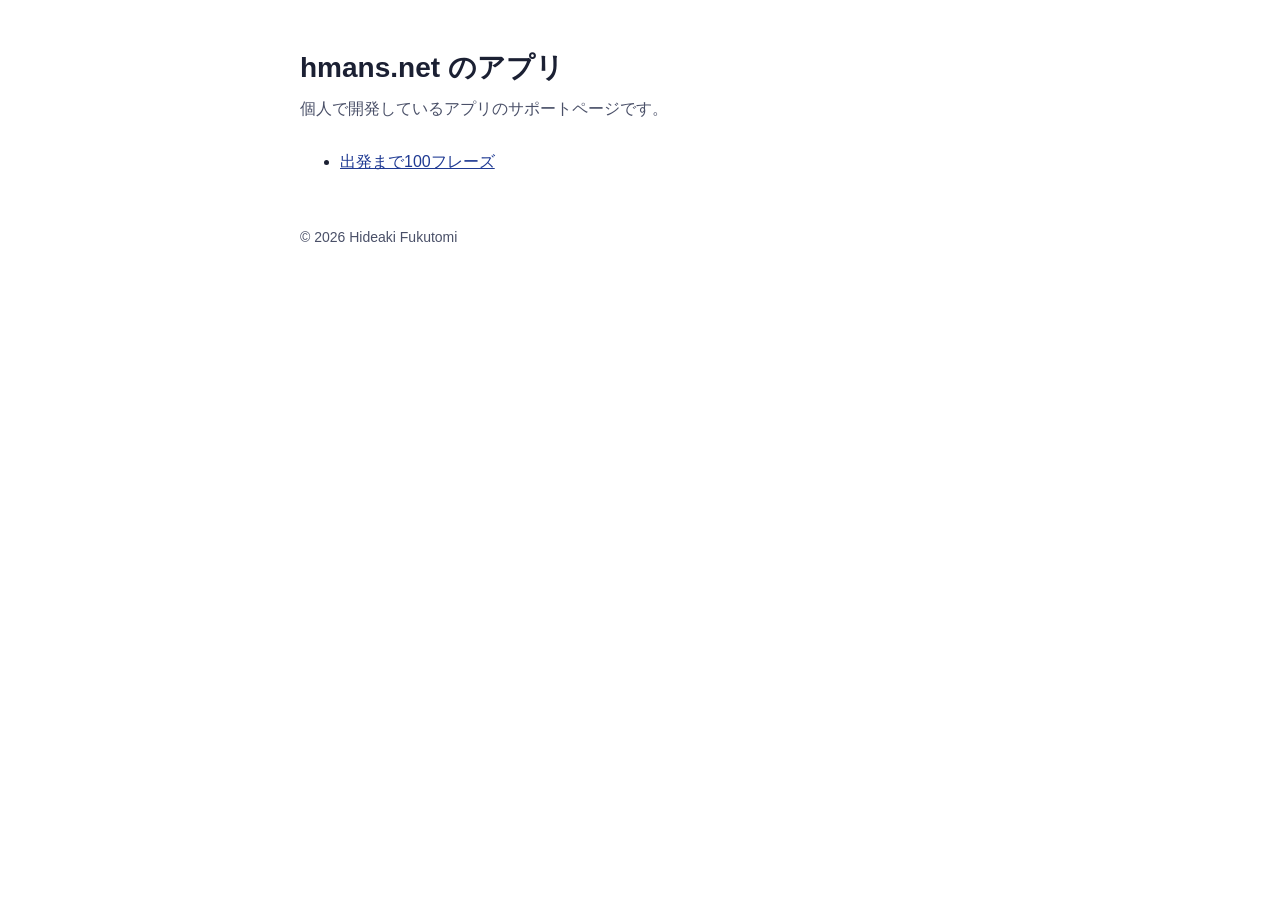
<file: index.html>
<!doctype html>
<html lang="ja">
<head>
<meta charset="utf-8">
<meta name="viewport" content="width=device-width, initial-scale=1">
<title>hmans.net のアプリ</title>
<link rel="stylesheet" href="style.css">
</head>
<body>
<main>
  <h1>hmans.net のアプリ</h1>
  <p class="lead">個人で開発しているアプリのサポートページです。</p>
  <ul>
    <li><a href="shuppatsu100/">出発まで100フレーズ</a></li>
  </ul>
  <footer>© 2026 Hideaki Fukutomi</footer>
</main>
</body>
</html>
</file>
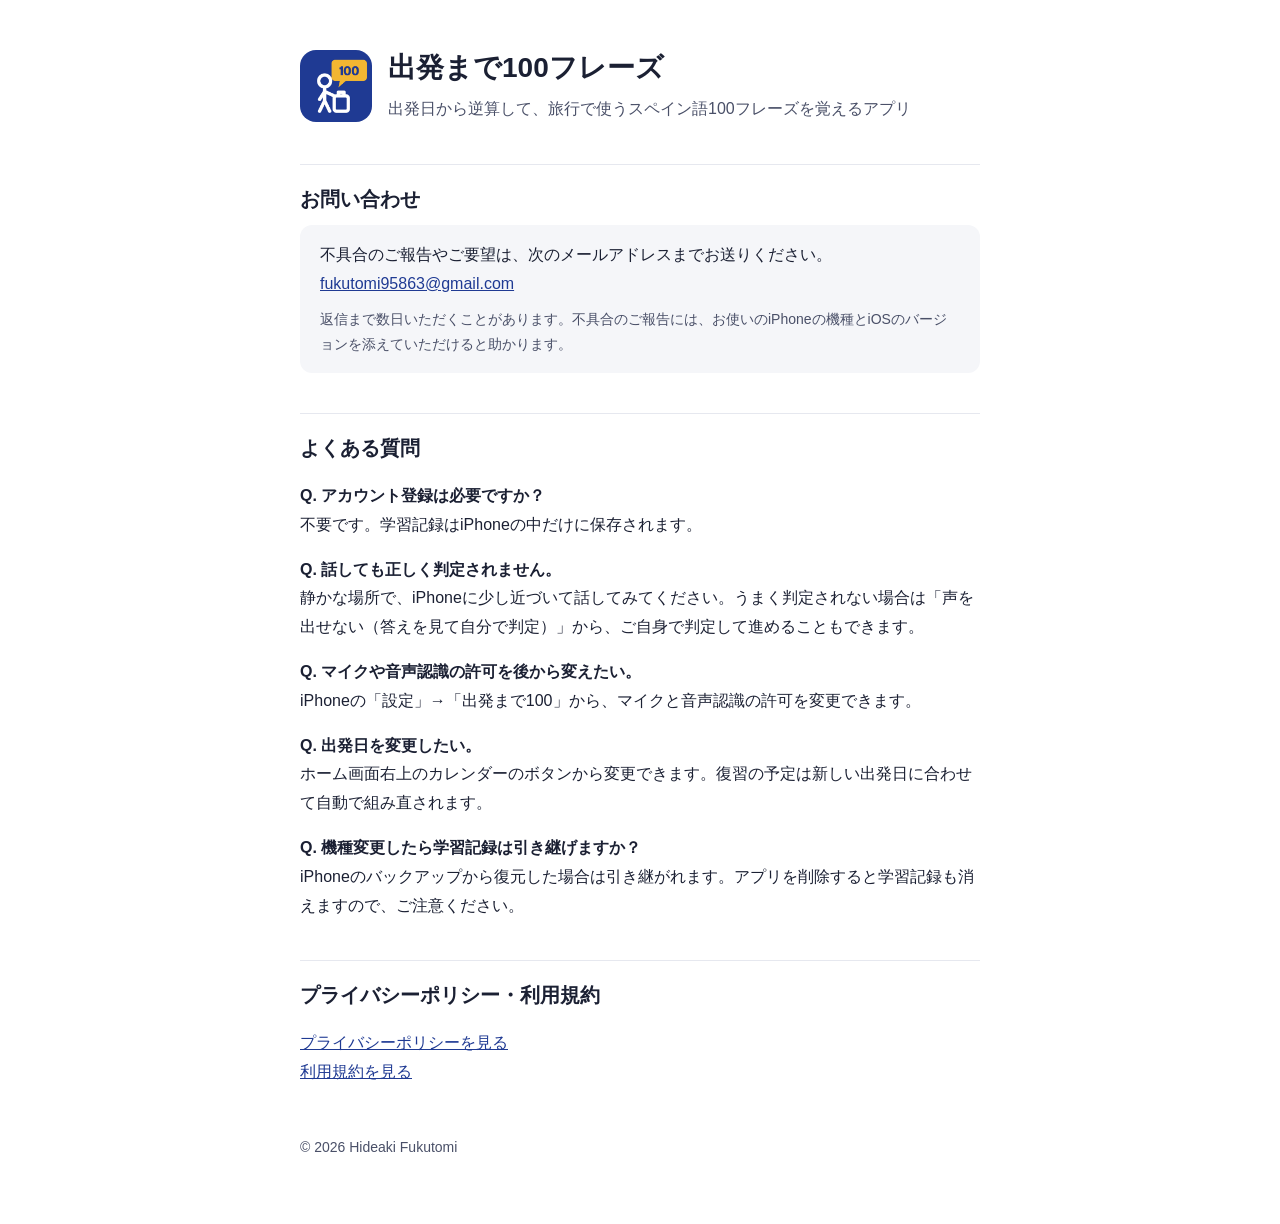
<file: shuppatsu100/index.html>
<!doctype html>
<html lang="ja">
<head>
<meta charset="utf-8">
<meta name="viewport" content="width=device-width, initial-scale=1">
<title>出発まで100フレーズ サポート</title>
<link rel="stylesheet" href="../style.css">
</head>
<body>
<main>
  <div class="app">
    <img src="icon.png" alt="出発まで100フレーズのアイコン">
    <div>
      <h1>出発まで100フレーズ</h1>
      <p class="lead" style="margin:0">出発日から逆算して、旅行で使うスペイン語100フレーズを覚えるアプリ</p>
    </div>
  </div>

  <h2>お問い合わせ</h2>
  <div class="box">
    <p style="margin:0">不具合のご報告やご要望は、次のメールアドレスまでお送りください。<br>
    <a href="mailto:fukutomi95863@gmail.com">fukutomi95863@gmail.com</a></p>
    <p style="margin:8px 0 0;color:var(--muted);font-size:14px">返信まで数日いただくことがあります。不具合のご報告には、お使いのiPhoneの機種とiOSのバージョンを添えていただけると助かります。</p>
  </div>

  <h2>よくある質問</h2>
  <p><strong>Q. アカウント登録は必要ですか？</strong><br>不要です。学習記録はiPhoneの中だけに保存されます。</p>
  <p><strong>Q. 話しても正しく判定されません。</strong><br>静かな場所で、iPhoneに少し近づいて話してみてください。うまく判定されない場合は「声を出せない（答えを見て自分で判定）」から、ご自身で判定して進めることもできます。</p>
  <p><strong>Q. マイクや音声認識の許可を後から変えたい。</strong><br>iPhoneの「設定」→「出発まで100」から、マイクと音声認識の許可を変更できます。</p>
  <p><strong>Q. 出発日を変更したい。</strong><br>ホーム画面右上のカレンダーのボタンから変更できます。復習の予定は新しい出発日に合わせて自動で組み直されます。</p>
  <p><strong>Q. 機種変更したら学習記録は引き継げますか？</strong><br>iPhoneのバックアップから復元した場合は引き継がれます。アプリを削除すると学習記録も消えますので、ご注意ください。</p>

  <h2>プライバシーポリシー・利用規約</h2>
  <p><a href="privacy.html">プライバシーポリシーを見る</a><br><a href="terms.html">利用規約を見る</a></p>

  <footer>© 2026 Hideaki Fukutomi</footer>
</main>
</body>
</html>
</file>
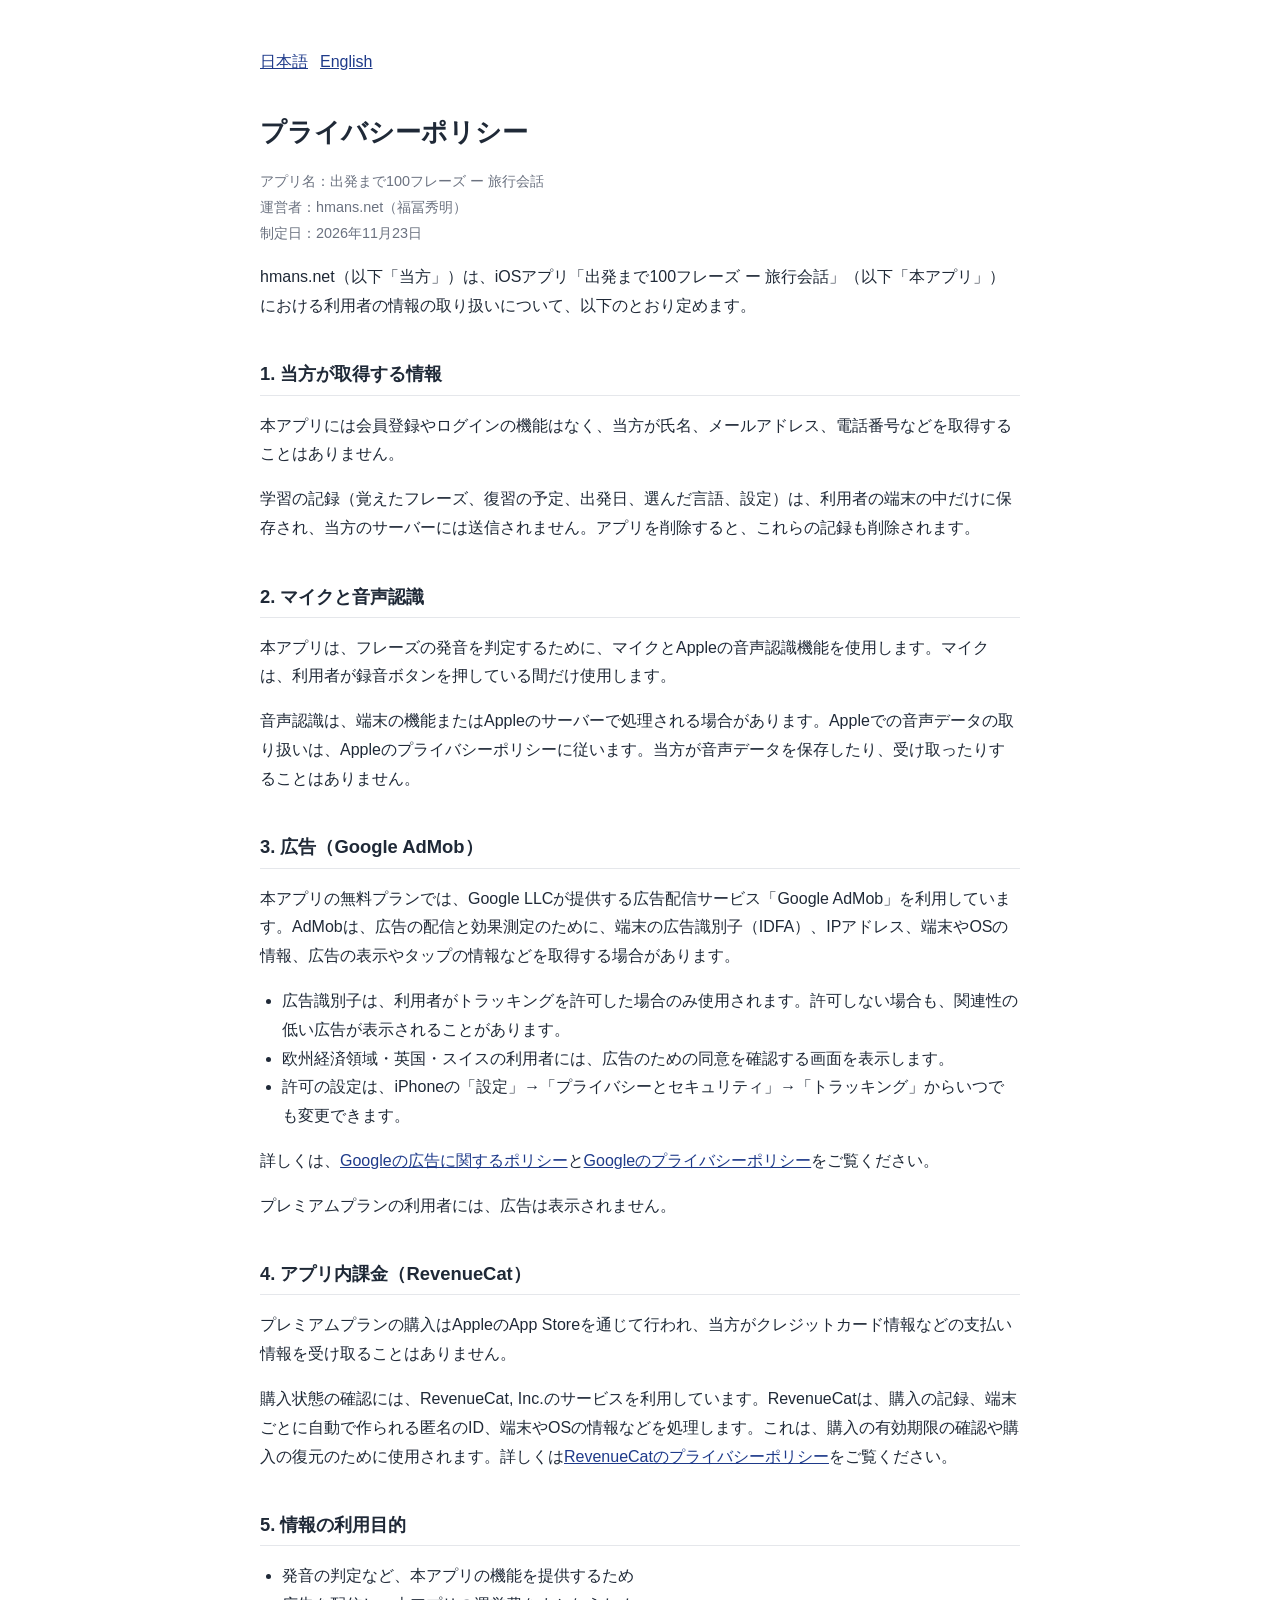
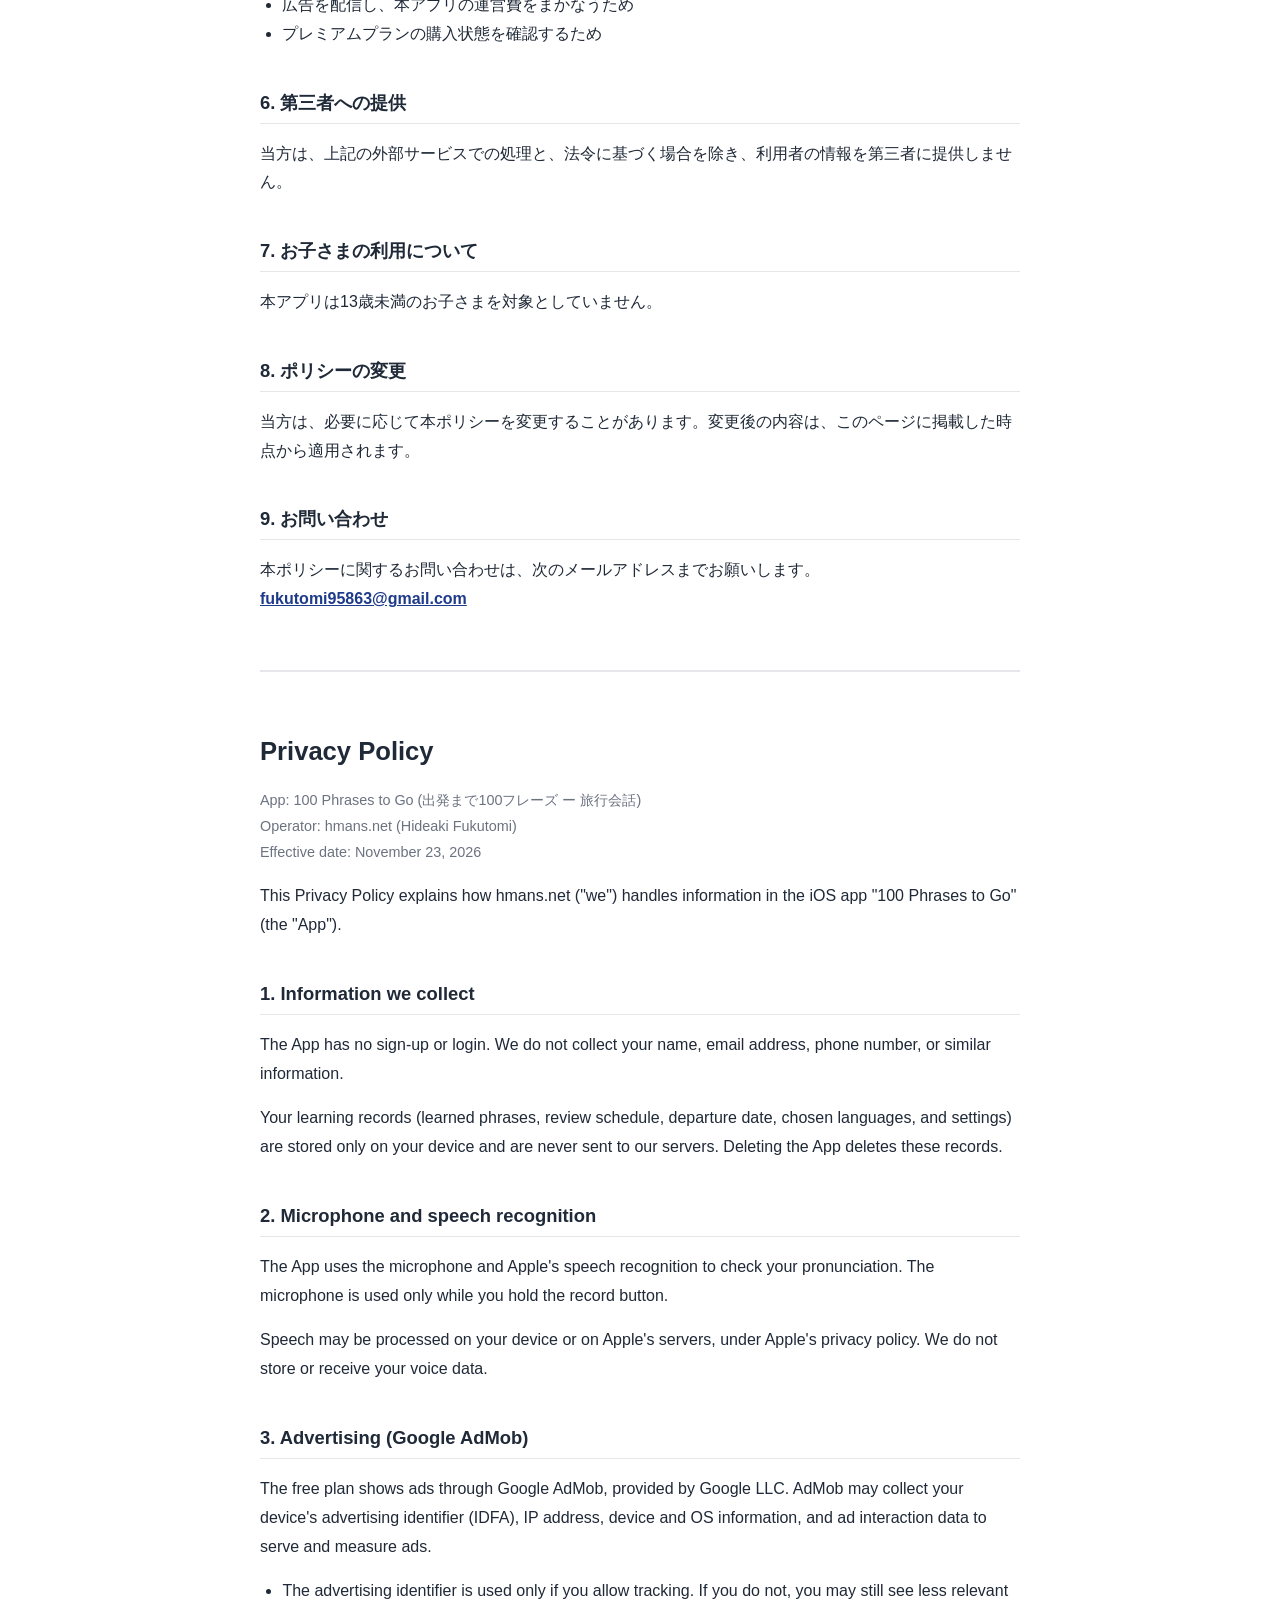
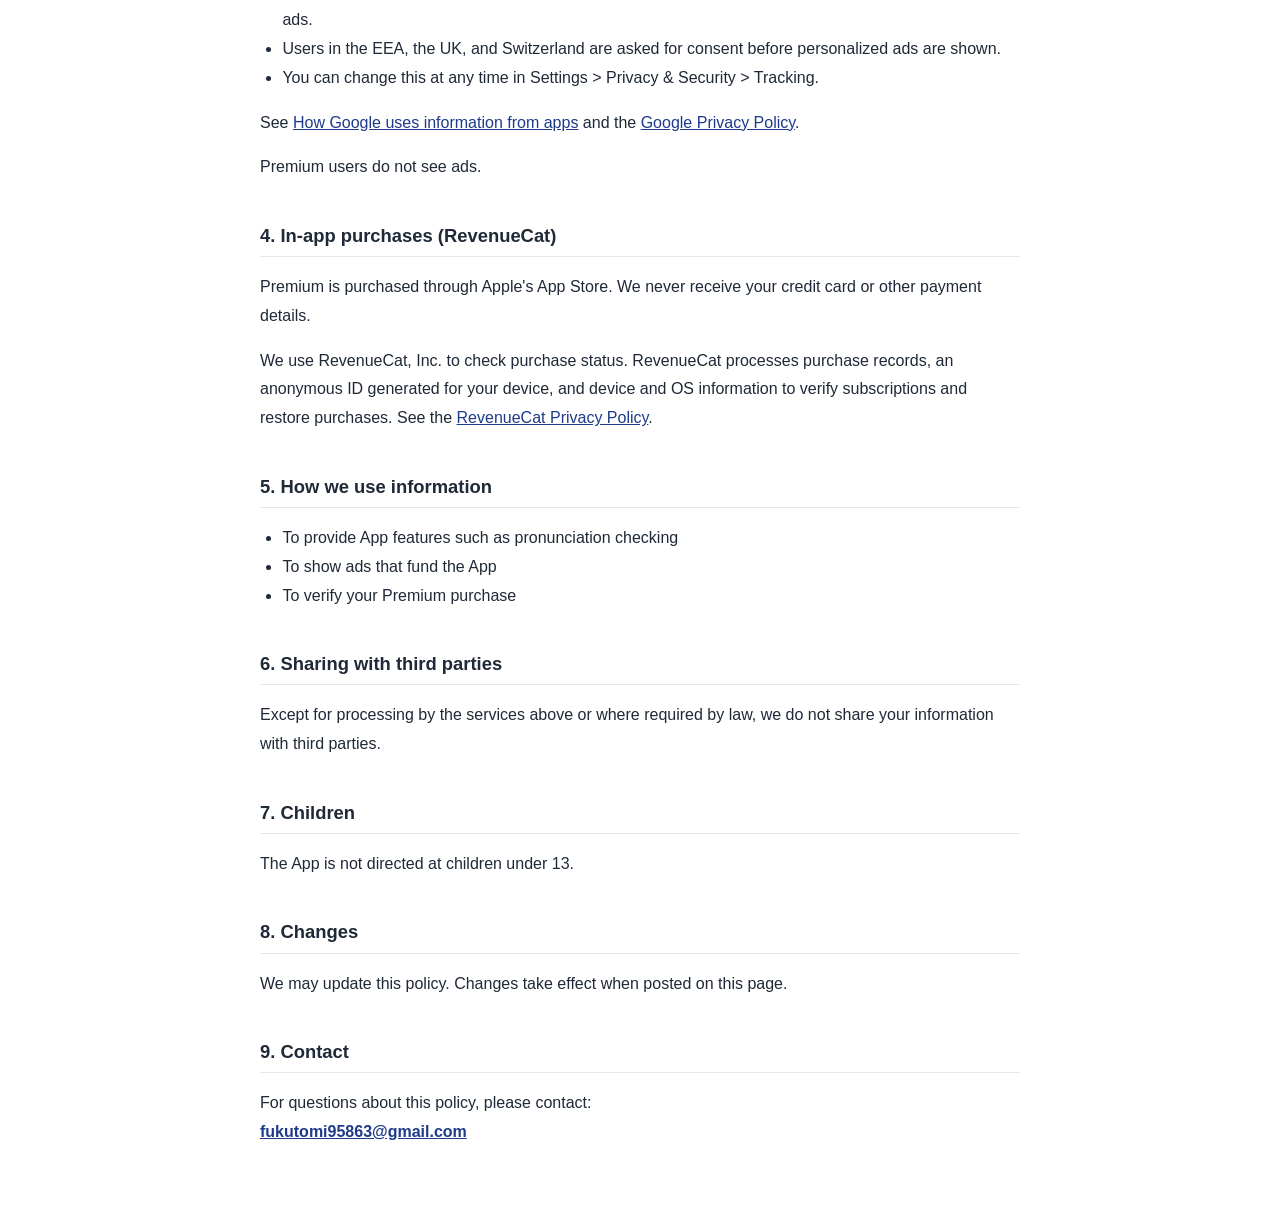
<file: shuppatsu100/privacy.html>
<!DOCTYPE html>
<html lang="ja">
<head>
<meta charset="utf-8">
<meta name="viewport" content="width=device-width, initial-scale=1">
<title>プライバシーポリシー / Privacy Policy | 出発まで100フレーズ</title>
<style>
  body { font-family: -apple-system, BlinkMacSystemFont, "Hiragino Sans", "Noto Sans JP", sans-serif; line-height: 1.8; color: #1f2937; max-width: 760px; margin: 0 auto; padding: 32px 20px 64px; }
  h1 { font-size: 1.6rem; margin-bottom: 4px; }
  h2 { font-size: 1.15rem; margin-top: 2em; border-bottom: 1px solid #e5e7eb; padding-bottom: 4px; }
  .meta { color: #6b7280; font-size: 0.9rem; }
  .lang-switch { margin: 16px 0 32px; }
  .lang-switch a { margin-right: 12px; }
  hr { margin: 56px 0; border: none; border-top: 2px solid #e5e7eb; }
  ul { padding-left: 1.4em; }
  a { color: #1e3a8a; }
</style>
</head>
<body>

<nav class="lang-switch"><a href="#ja">日本語</a><a href="#en">English</a></nav>

<section id="ja">
<h1>プライバシーポリシー</h1>
<p class="meta">アプリ名：出発まで100フレーズ ー 旅行会話<br>運営者：hmans.net（福冨秀明）<br>制定日：2026年11月23日</p>

<p>hmans.net（以下「当方」）は、iOSアプリ「出発まで100フレーズ ー 旅行会話」（以下「本アプリ」）における利用者の情報の取り扱いについて、以下のとおり定めます。</p>

<h2>1. 当方が取得する情報</h2>
<p>本アプリには会員登録やログインの機能はなく、当方が氏名、メールアドレス、電話番号などを取得することはありません。</p>
<p>学習の記録（覚えたフレーズ、復習の予定、出発日、選んだ言語、設定）は、利用者の端末の中だけに保存され、当方のサーバーには送信されません。アプリを削除すると、これらの記録も削除されます。</p>

<h2>2. マイクと音声認識</h2>
<p>本アプリは、フレーズの発音を判定するために、マイクとAppleの音声認識機能を使用します。マイクは、利用者が録音ボタンを押している間だけ使用します。</p>
<p>音声認識は、端末の機能またはAppleのサーバーで処理される場合があります。Appleでの音声データの取り扱いは、Appleのプライバシーポリシーに従います。当方が音声データを保存したり、受け取ったりすることはありません。</p>

<h2>3. 広告（Google AdMob）</h2>
<p>本アプリの無料プランでは、Google LLCが提供する広告配信サービス「Google AdMob」を利用しています。AdMobは、広告の配信と効果測定のために、端末の広告識別子（IDFA）、IPアドレス、端末やOSの情報、広告の表示やタップの情報などを取得する場合があります。</p>
<ul>
  <li>広告識別子は、利用者がトラッキングを許可した場合のみ使用されます。許可しない場合も、関連性の低い広告が表示されることがあります。</li>
  <li>欧州経済領域・英国・スイスの利用者には、広告のための同意を確認する画面を表示します。</li>
  <li>許可の設定は、iPhoneの「設定」→「プライバシーとセキュリティ」→「トラッキング」からいつでも変更できます。</li>
</ul>
<p>詳しくは、<a href="https://policies.google.com/technologies/ads?hl=ja" target="_blank" rel="noopener">Googleの広告に関するポリシー</a>と<a href="https://policies.google.com/privacy?hl=ja" target="_blank" rel="noopener">Googleのプライバシーポリシー</a>をご覧ください。</p>
<p>プレミアムプランの利用者には、広告は表示されません。</p>

<h2>4. アプリ内課金（RevenueCat）</h2>
<p>プレミアムプランの購入はAppleのApp Storeを通じて行われ、当方がクレジットカード情報などの支払い情報を受け取ることはありません。</p>
<p>購入状態の確認には、RevenueCat, Inc.のサービスを利用しています。RevenueCatは、購入の記録、端末ごとに自動で作られる匿名のID、端末やOSの情報などを処理します。これは、購入の有効期限の確認や購入の復元のために使用されます。詳しくは<a href="https://www.revenuecat.com/privacy/" target="_blank" rel="noopener">RevenueCatのプライバシーポリシー</a>をご覧ください。</p>

<h2>5. 情報の利用目的</h2>
<ul>
  <li>発音の判定など、本アプリの機能を提供するため</li>
  <li>広告を配信し、本アプリの運営費をまかなうため</li>
  <li>プレミアムプランの購入状態を確認するため</li>
</ul>

<h2>6. 第三者への提供</h2>
<p>当方は、上記の外部サービスでの処理と、法令に基づく場合を除き、利用者の情報を第三者に提供しません。</p>

<h2>7. お子さまの利用について</h2>
<p>本アプリは13歳未満のお子さまを対象としていません。</p>

<h2>8. ポリシーの変更</h2>
<p>当方は、必要に応じて本ポリシーを変更することがあります。変更後の内容は、このページに掲載した時点から適用されます。</p>

<h2>9. お問い合わせ</h2>
<p>本ポリシーに関するお問い合わせは、次のメールアドレスまでお願いします。<br>
<strong><a href="mailto:fukutomi95863@gmail.com">fukutomi95863@gmail.com</a></strong></p>
</section>

<hr>

<section id="en" lang="en">
<h1>Privacy Policy</h1>
<p class="meta">App: 100 Phrases to Go (出発まで100フレーズ ー 旅行会話)<br>Operator: hmans.net (Hideaki Fukutomi)<br>Effective date: November 23, 2026</p>

<p>This Privacy Policy explains how hmans.net ("we") handles information in the iOS app "100 Phrases to Go" (the "App").</p>

<h2>1. Information we collect</h2>
<p>The App has no sign-up or login. We do not collect your name, email address, phone number, or similar information.</p>
<p>Your learning records (learned phrases, review schedule, departure date, chosen languages, and settings) are stored only on your device and are never sent to our servers. Deleting the App deletes these records.</p>

<h2>2. Microphone and speech recognition</h2>
<p>The App uses the microphone and Apple's speech recognition to check your pronunciation. The microphone is used only while you hold the record button.</p>
<p>Speech may be processed on your device or on Apple's servers, under Apple's privacy policy. We do not store or receive your voice data.</p>

<h2>3. Advertising (Google AdMob)</h2>
<p>The free plan shows ads through Google AdMob, provided by Google LLC. AdMob may collect your device's advertising identifier (IDFA), IP address, device and OS information, and ad interaction data to serve and measure ads.</p>
<ul>
  <li>The advertising identifier is used only if you allow tracking. If you do not, you may still see less relevant ads.</li>
  <li>Users in the EEA, the UK, and Switzerland are asked for consent before personalized ads are shown.</li>
  <li>You can change this at any time in Settings &gt; Privacy &amp; Security &gt; Tracking.</li>
</ul>
<p>See <a href="https://policies.google.com/technologies/ads" target="_blank" rel="noopener">How Google uses information from apps</a> and the <a href="https://policies.google.com/privacy" target="_blank" rel="noopener">Google Privacy Policy</a>.</p>
<p>Premium users do not see ads.</p>

<h2>4. In-app purchases (RevenueCat)</h2>
<p>Premium is purchased through Apple's App Store. We never receive your credit card or other payment details.</p>
<p>We use RevenueCat, Inc. to check purchase status. RevenueCat processes purchase records, an anonymous ID generated for your device, and device and OS information to verify subscriptions and restore purchases. See the <a href="https://www.revenuecat.com/privacy/" target="_blank" rel="noopener">RevenueCat Privacy Policy</a>.</p>

<h2>5. How we use information</h2>
<ul>
  <li>To provide App features such as pronunciation checking</li>
  <li>To show ads that fund the App</li>
  <li>To verify your Premium purchase</li>
</ul>

<h2>6. Sharing with third parties</h2>
<p>Except for processing by the services above or where required by law, we do not share your information with third parties.</p>

<h2>7. Children</h2>
<p>The App is not directed at children under 13.</p>

<h2>8. Changes</h2>
<p>We may update this policy. Changes take effect when posted on this page.</p>

<h2>9. Contact</h2>
<p>For questions about this policy, please contact:<br>
<strong><a href="mailto:fukutomi95863@gmail.com">fukutomi95863@gmail.com</a></strong></p>
</section>

</body>
</html>
</file>
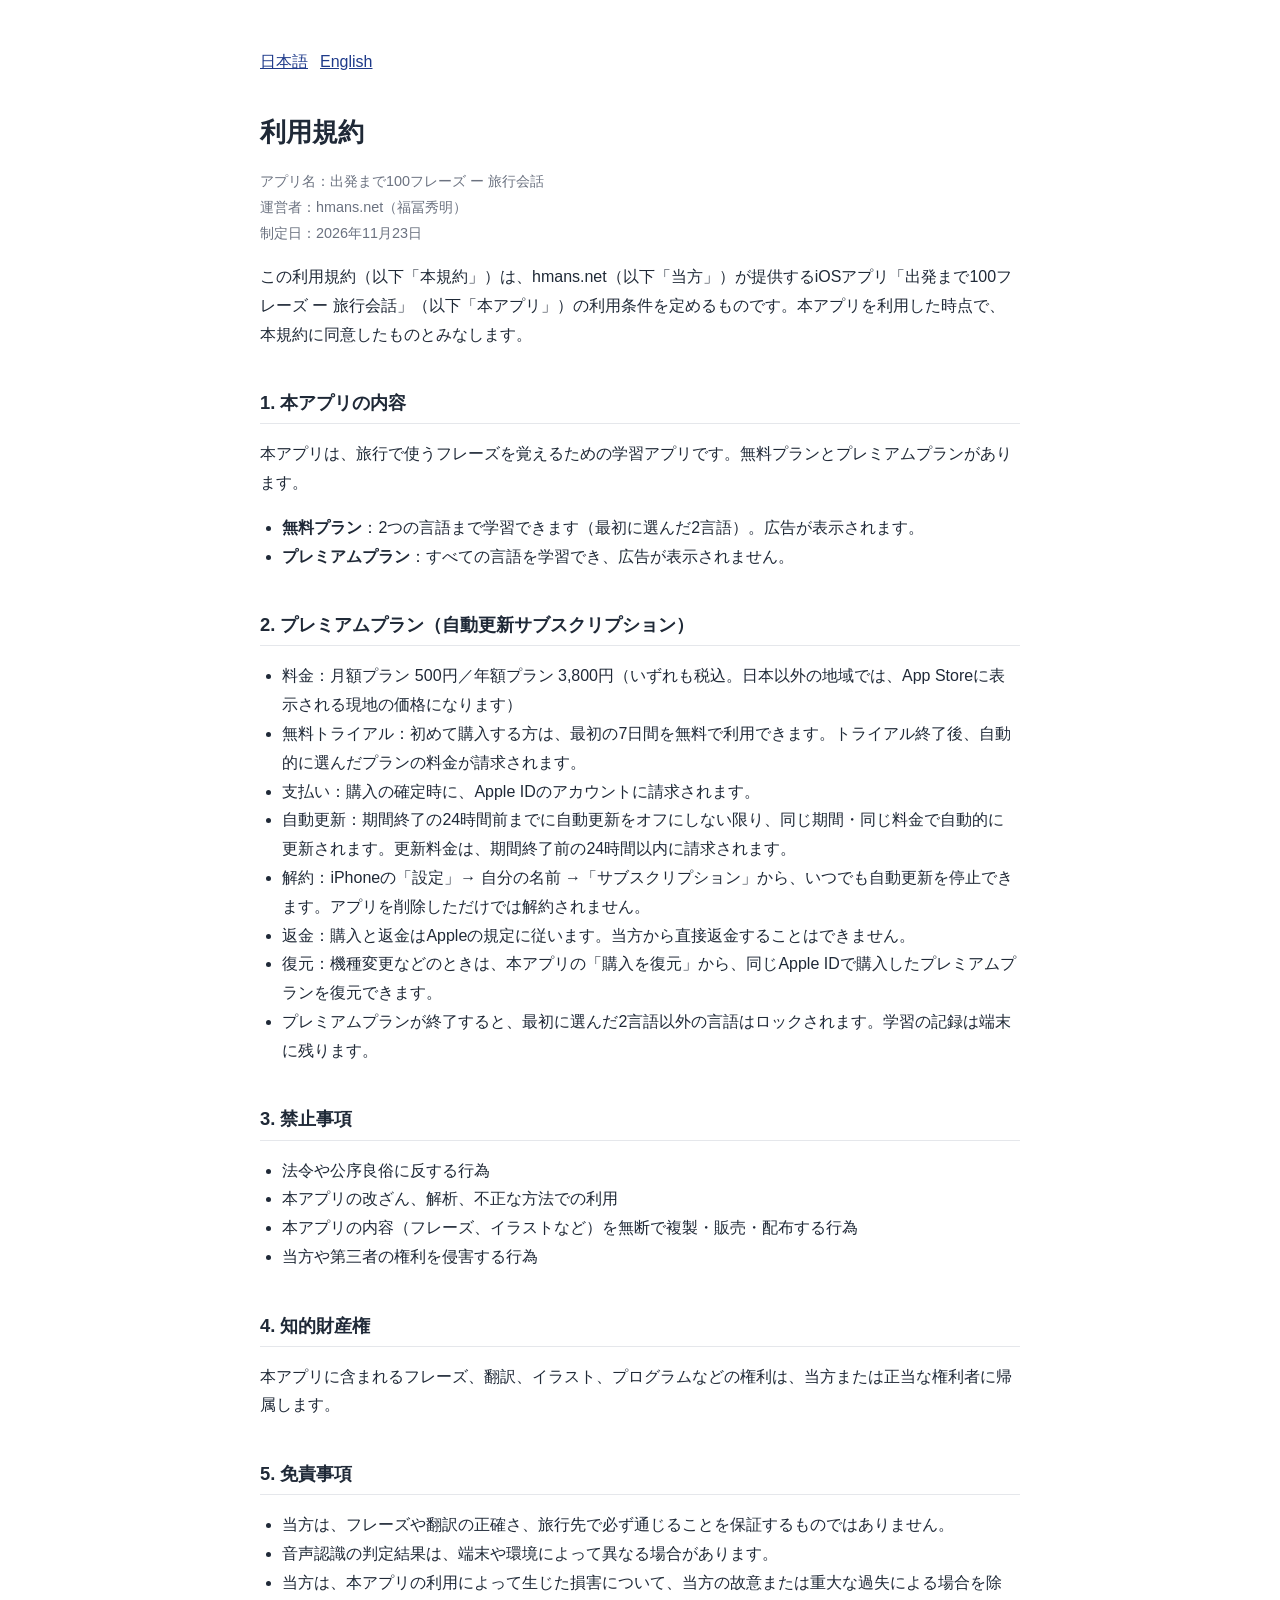
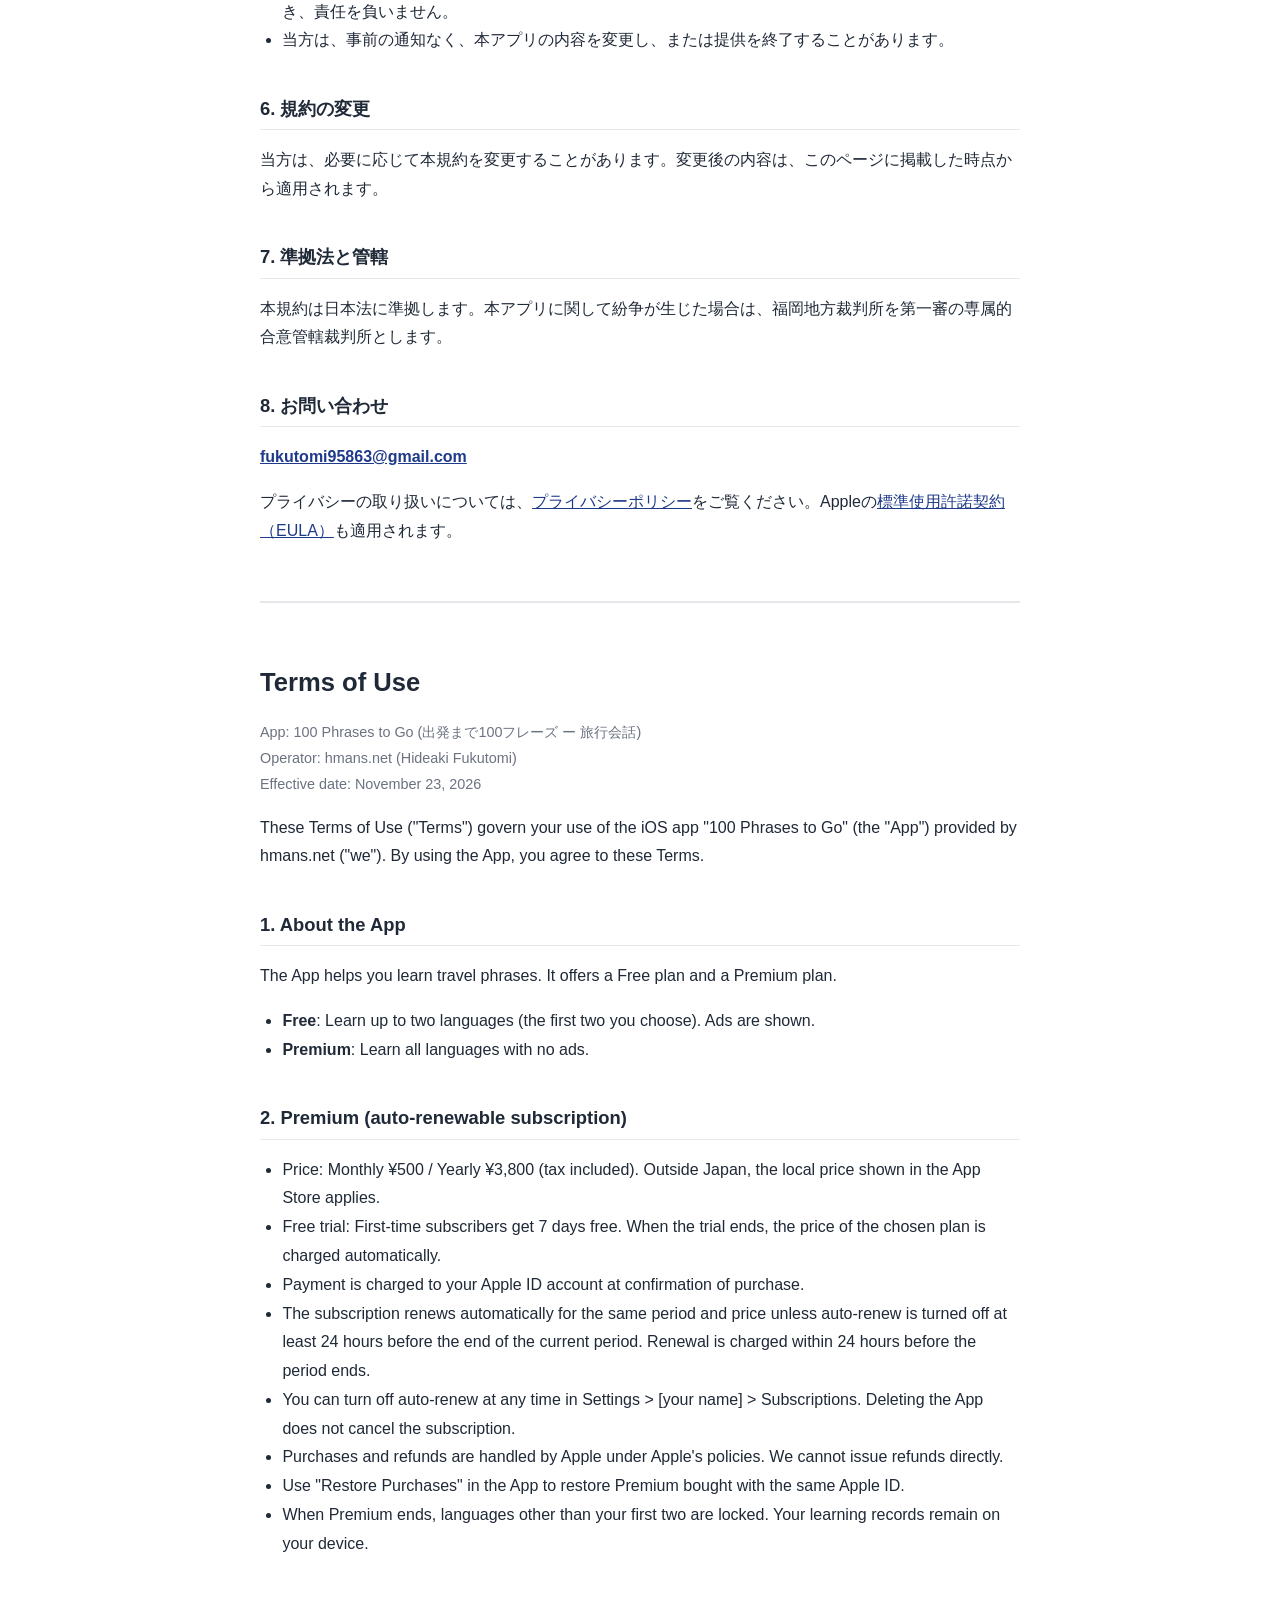
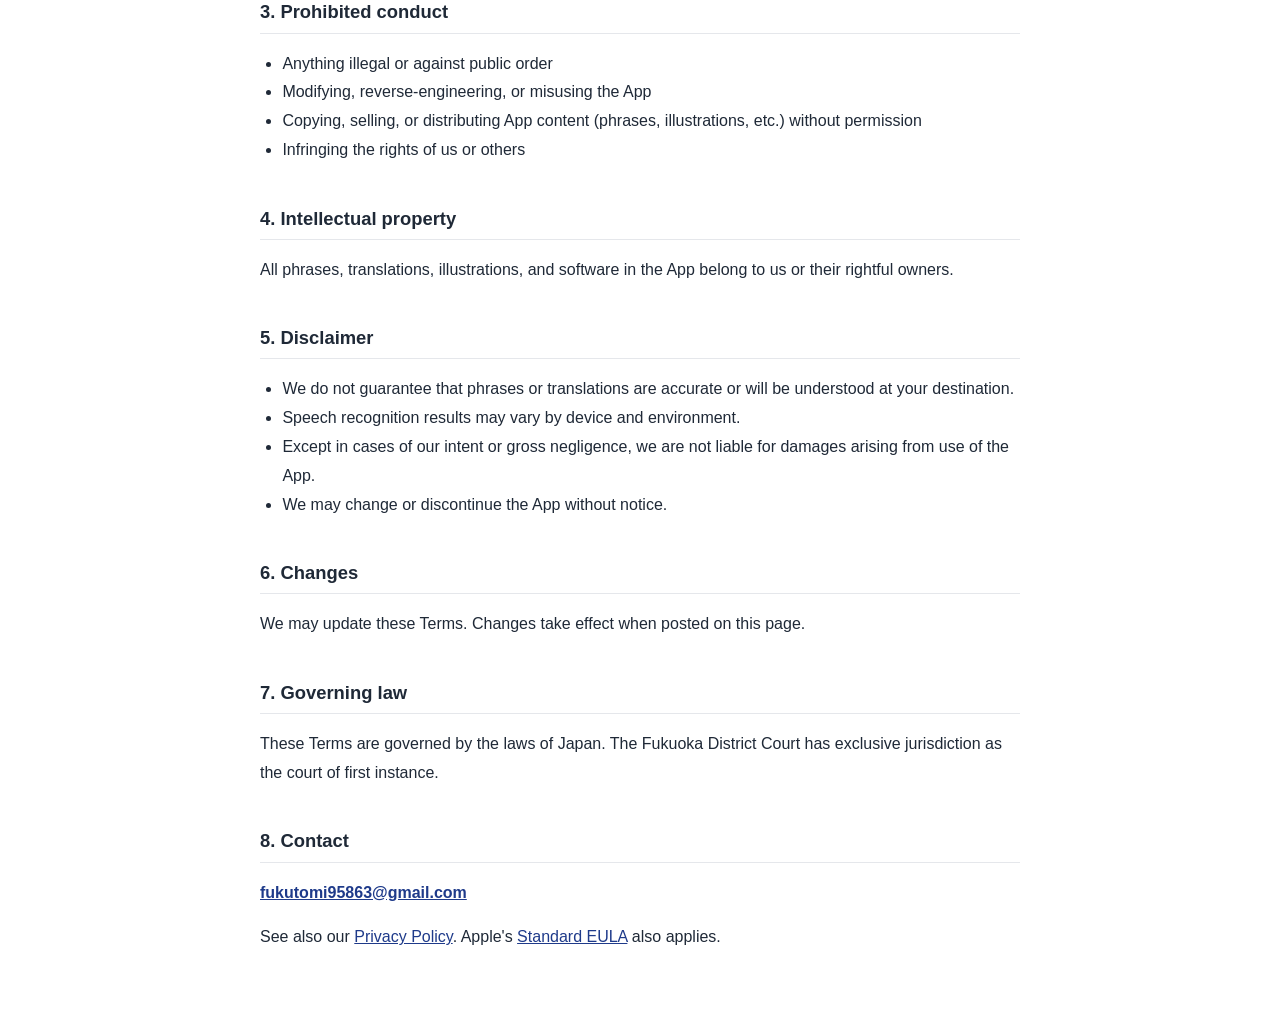
<file: shuppatsu100/terms.html>
<!DOCTYPE html>
<html lang="ja">
<head>
<meta charset="utf-8">
<meta name="viewport" content="width=device-width, initial-scale=1">
<title>利用規約 / Terms of Use | 出発まで100フレーズ</title>
<style>
  body { font-family: -apple-system, BlinkMacSystemFont, "Hiragino Sans", "Noto Sans JP", sans-serif; line-height: 1.8; color: #1f2937; max-width: 760px; margin: 0 auto; padding: 32px 20px 64px; }
  h1 { font-size: 1.6rem; margin-bottom: 4px; }
  h2 { font-size: 1.15rem; margin-top: 2em; border-bottom: 1px solid #e5e7eb; padding-bottom: 4px; }
  .meta { color: #6b7280; font-size: 0.9rem; }
  .lang-switch { margin: 16px 0 32px; }
  .lang-switch a { margin-right: 12px; }
  hr { margin: 56px 0; border: none; border-top: 2px solid #e5e7eb; }
  ul { padding-left: 1.4em; }
  a { color: #1e3a8a; }
</style>
</head>
<body>

<nav class="lang-switch"><a href="#ja">日本語</a><a href="#en">English</a></nav>

<section id="ja">
<h1>利用規約</h1>
<p class="meta">アプリ名：出発まで100フレーズ ー 旅行会話<br>運営者：hmans.net（福冨秀明）<br>制定日：2026年11月23日</p>

<p>この利用規約（以下「本規約」）は、hmans.net（以下「当方」）が提供するiOSアプリ「出発まで100フレーズ ー 旅行会話」（以下「本アプリ」）の利用条件を定めるものです。本アプリを利用した時点で、本規約に同意したものとみなします。</p>

<h2>1. 本アプリの内容</h2>
<p>本アプリは、旅行で使うフレーズを覚えるための学習アプリです。無料プランとプレミアムプランがあります。</p>
<ul>
  <li><strong>無料プラン</strong>：2つの言語まで学習できます（最初に選んだ2言語）。広告が表示されます。</li>
  <li><strong>プレミアムプラン</strong>：すべての言語を学習でき、広告が表示されません。</li>
</ul>

<h2>2. プレミアムプラン（自動更新サブスクリプション）</h2>
<ul>
  <li>料金：月額プラン 500円／年額プラン 3,800円（いずれも税込。日本以外の地域では、App Storeに表示される現地の価格になります）</li>
  <li>無料トライアル：初めて購入する方は、最初の7日間を無料で利用できます。トライアル終了後、自動的に選んだプランの料金が請求されます。</li>
  <li>支払い：購入の確定時に、Apple IDのアカウントに請求されます。</li>
  <li>自動更新：期間終了の24時間前までに自動更新をオフにしない限り、同じ期間・同じ料金で自動的に更新されます。更新料金は、期間終了前の24時間以内に請求されます。</li>
  <li>解約：iPhoneの「設定」→ 自分の名前 →「サブスクリプション」から、いつでも自動更新を停止できます。アプリを削除しただけでは解約されません。</li>
  <li>返金：購入と返金はAppleの規定に従います。当方から直接返金することはできません。</li>
  <li>復元：機種変更などのときは、本アプリの「購入を復元」から、同じApple IDで購入したプレミアムプランを復元できます。</li>
  <li>プレミアムプランが終了すると、最初に選んだ2言語以外の言語はロックされます。学習の記録は端末に残ります。</li>
</ul>

<h2>3. 禁止事項</h2>
<ul>
  <li>法令や公序良俗に反する行為</li>
  <li>本アプリの改ざん、解析、不正な方法での利用</li>
  <li>本アプリの内容（フレーズ、イラストなど）を無断で複製・販売・配布する行為</li>
  <li>当方や第三者の権利を侵害する行為</li>
</ul>

<h2>4. 知的財産権</h2>
<p>本アプリに含まれるフレーズ、翻訳、イラスト、プログラムなどの権利は、当方または正当な権利者に帰属します。</p>

<h2>5. 免責事項</h2>
<ul>
  <li>当方は、フレーズや翻訳の正確さ、旅行先で必ず通じることを保証するものではありません。</li>
  <li>音声認識の判定結果は、端末や環境によって異なる場合があります。</li>
  <li>当方は、本アプリの利用によって生じた損害について、当方の故意または重大な過失による場合を除き、責任を負いません。</li>
  <li>当方は、事前の通知なく、本アプリの内容を変更し、または提供を終了することがあります。</li>
</ul>

<h2>6. 規約の変更</h2>
<p>当方は、必要に応じて本規約を変更することがあります。変更後の内容は、このページに掲載した時点から適用されます。</p>

<h2>7. 準拠法と管轄</h2>
<p>本規約は日本法に準拠します。本アプリに関して紛争が生じた場合は、福岡地方裁判所を第一審の専属的合意管轄裁判所とします。</p>

<h2>8. お問い合わせ</h2>
<p><strong><a href="mailto:fukutomi95863@gmail.com">fukutomi95863@gmail.com</a></strong></p>
<p>プライバシーの取り扱いについては、<a href="privacy.html">プライバシーポリシー</a>をご覧ください。Appleの<a href="https://www.apple.com/legal/internet-services/itunes/dev/stdeula/" target="_blank" rel="noopener">標準使用許諾契約（EULA）</a>も適用されます。</p>
</section>

<hr>

<section id="en" lang="en">
<h1>Terms of Use</h1>
<p class="meta">App: 100 Phrases to Go (出発まで100フレーズ ー 旅行会話)<br>Operator: hmans.net (Hideaki Fukutomi)<br>Effective date: November 23, 2026</p>

<p>These Terms of Use ("Terms") govern your use of the iOS app "100 Phrases to Go" (the "App") provided by hmans.net ("we"). By using the App, you agree to these Terms.</p>

<h2>1. About the App</h2>
<p>The App helps you learn travel phrases. It offers a Free plan and a Premium plan.</p>
<ul>
  <li><strong>Free</strong>: Learn up to two languages (the first two you choose). Ads are shown.</li>
  <li><strong>Premium</strong>: Learn all languages with no ads.</li>
</ul>

<h2>2. Premium (auto-renewable subscription)</h2>
<ul>
  <li>Price: Monthly ¥500 / Yearly ¥3,800 (tax included). Outside Japan, the local price shown in the App Store applies.</li>
  <li>Free trial: First-time subscribers get 7 days free. When the trial ends, the price of the chosen plan is charged automatically.</li>
  <li>Payment is charged to your Apple ID account at confirmation of purchase.</li>
  <li>The subscription renews automatically for the same period and price unless auto-renew is turned off at least 24 hours before the end of the current period. Renewal is charged within 24 hours before the period ends.</li>
  <li>You can turn off auto-renew at any time in Settings &gt; [your name] &gt; Subscriptions. Deleting the App does not cancel the subscription.</li>
  <li>Purchases and refunds are handled by Apple under Apple's policies. We cannot issue refunds directly.</li>
  <li>Use "Restore Purchases" in the App to restore Premium bought with the same Apple ID.</li>
  <li>When Premium ends, languages other than your first two are locked. Your learning records remain on your device.</li>
</ul>

<h2>3. Prohibited conduct</h2>
<ul>
  <li>Anything illegal or against public order</li>
  <li>Modifying, reverse-engineering, or misusing the App</li>
  <li>Copying, selling, or distributing App content (phrases, illustrations, etc.) without permission</li>
  <li>Infringing the rights of us or others</li>
</ul>

<h2>4. Intellectual property</h2>
<p>All phrases, translations, illustrations, and software in the App belong to us or their rightful owners.</p>

<h2>5. Disclaimer</h2>
<ul>
  <li>We do not guarantee that phrases or translations are accurate or will be understood at your destination.</li>
  <li>Speech recognition results may vary by device and environment.</li>
  <li>Except in cases of our intent or gross negligence, we are not liable for damages arising from use of the App.</li>
  <li>We may change or discontinue the App without notice.</li>
</ul>

<h2>6. Changes</h2>
<p>We may update these Terms. Changes take effect when posted on this page.</p>

<h2>7. Governing law</h2>
<p>These Terms are governed by the laws of Japan. The Fukuoka District Court has exclusive jurisdiction as the court of first instance.</p>

<h2>8. Contact</h2>
<p><strong><a href="mailto:fukutomi95863@gmail.com">fukutomi95863@gmail.com</a></strong></p>
<p>See also our <a href="privacy.html">Privacy Policy</a>. Apple's <a href="https://www.apple.com/legal/internet-services/itunes/dev/stdeula/" target="_blank" rel="noopener">Standard EULA</a> also applies.</p>
</section>

</body>
</html>
</file>
<file: style.css>
:root{--bg:#ffffff;--text:#1B2033;--muted:#4A5068;--accent:#1F3A93;--line:#E6E8EF;--surface:#F5F6F9;color-scheme:light}
@media (prefers-color-scheme: dark){:root{--bg:#12151F;--text:#E9EBF2;--muted:#A7ADC0;--accent:#9DB2FF;--line:#2A2F40;--surface:#1B1F2C;color-scheme:dark}}
*{box-sizing:border-box}
body{margin:0;background:var(--bg);color:var(--text);font-family:-apple-system,BlinkMacSystemFont,"Hiragino Sans","Noto Sans JP",sans-serif;line-height:1.8}
main{max-width:720px;margin:0 auto;padding:48px 20px 64px}
h1{font-size:28px;line-height:1.4;margin:0 0 8px}
h2{font-size:20px;margin:40px 0 8px;padding-top:16px;border-top:1px solid var(--line)}
p,li{font-size:16px}
.lead{color:var(--muted);margin:0 0 24px}
.app{display:flex;gap:16px;align-items:center;margin-bottom:24px}
.app img{width:72px;height:72px;border-radius:16px}
.box{background:var(--surface);border-radius:12px;padding:16px 20px}
a{color:var(--accent)}
footer{color:var(--muted);font-size:14px;margin-top:48px}
</file>
